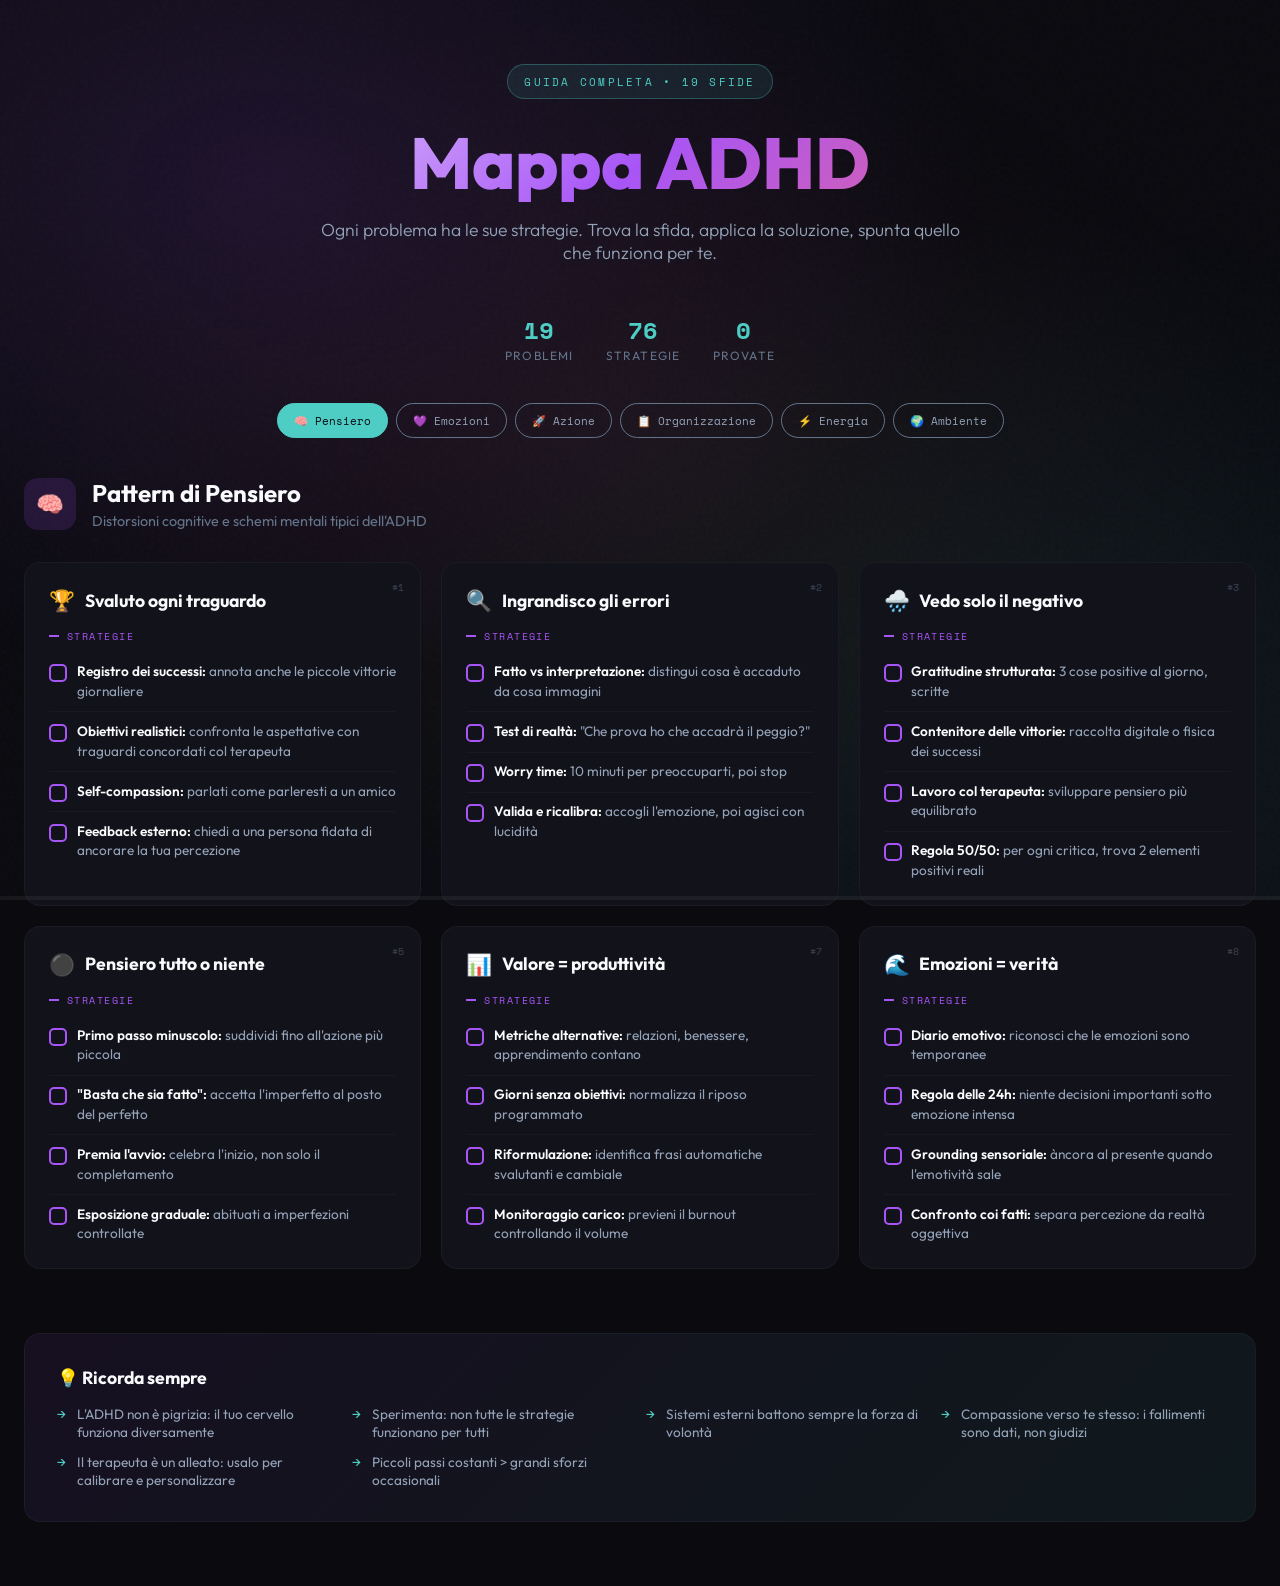
<file: adhd-guida-completa.html>
<!DOCTYPE html>
<html lang="it">
<head>
    <meta charset="UTF-8">
    <meta name="viewport" content="width=device-width, initial-scale=1.0">
    <title>Mappa ADHD Completa - Problema → Strategia</title>
    <link href="https://fonts.googleapis.com/css2?family=Outfit:wght@300;400;600;700;800&family=Space+Mono:wght@400;700&display=swap" rel="stylesheet">
    <style>
        :root {
            --bg-dark: #0a0a0f;
            --bg-card: #12121a;
            --accent-coral: #ff6b6b;
            --accent-mint: #4ecdc4;
            --accent-yellow: #ffe66d;
            --accent-purple: #a855f7;
            --accent-blue: #60a5fa;
            --accent-pink: #f472b6;
            --accent-orange: #fb923c;
            --text-primary: #f8fafc;
            --text-secondary: #94a3b8;
            --text-muted: #64748b;
        }

        * {
            margin: 0;
            padding: 0;
            box-sizing: border-box;
        }

        body {
            font-family: 'Outfit', sans-serif;
            background: var(--bg-dark);
            color: var(--text-primary);
            min-height: 100vh;
            overflow-x: hidden;
        }

        .bg-gradient {
            position: fixed;
            top: 0;
            left: 0;
            width: 100%;
            height: 100%;
            background: 
                radial-gradient(ellipse at 20% 20%, rgba(168, 85, 247, 0.12) 0%, transparent 50%),
                radial-gradient(ellipse at 80% 80%, rgba(78, 205, 196, 0.08) 0%, transparent 50%),
                radial-gradient(ellipse at 50% 50%, rgba(255, 107, 107, 0.05) 0%, transparent 70%);
            pointer-events: none;
            z-index: 0;
        }

        .noise {
            position: fixed;
            top: 0;
            left: 0;
            width: 100%;
            height: 100%;
            opacity: 0.025;
            pointer-events: none;
            background-image: url("data:image/svg+xml,%3Csvg viewBox='0 0 256 256' xmlns='http://www.w3.org/2000/svg'%3E%3Cfilter id='noise'%3E%3CfeTurbulence type='fractalNoise' baseFrequency='0.9' numOctaves='4' stitchTiles='stitch'/%3E%3C/filter%3E%3Crect width='100%25' height='100%25' filter='url(%23noise)'/%3E%3C/svg%3E");
            z-index: 1;
        }

        .container {
            position: relative;
            z-index: 2;
            max-width: 1500px;
            margin: 0 auto;
            padding: 2rem 1.5rem 4rem;
        }

        /* Header */
        header {
            text-align: center;
            margin-bottom: 3rem;
            padding-top: 2rem;
        }

        .badge {
            display: inline-block;
            font-family: 'Space Mono', monospace;
            font-size: 0.7rem;
            text-transform: uppercase;
            letter-spacing: 0.2em;
            color: var(--accent-mint);
            background: rgba(78, 205, 196, 0.1);
            border: 1px solid rgba(78, 205, 196, 0.3);
            padding: 0.5rem 1rem;
            border-radius: 2rem;
            margin-bottom: 1.5rem;
            animation: fadeSlideDown 0.6s ease-out;
        }

        h1 {
            font-size: clamp(2.2rem, 7vw, 4.5rem);
            font-weight: 800;
            line-height: 1.1;
            margin-bottom: 1rem;
            background: linear-gradient(135deg, var(--text-primary) 0%, var(--accent-purple) 50%, var(--accent-coral) 100%);
            -webkit-background-clip: text;
            -webkit-text-fill-color: transparent;
            background-clip: text;
            animation: fadeSlideDown 0.6s ease-out 0.1s both;
        }

        .subtitle {
            font-size: 1.1rem;
            color: var(--text-secondary);
            font-weight: 300;
            max-width: 650px;
            margin: 0 auto;
            animation: fadeSlideDown 0.6s ease-out 0.2s both;
        }

        /* Navigation */
        .nav-pills {
            display: flex;
            flex-wrap: wrap;
            justify-content: center;
            gap: 0.5rem;
            margin-bottom: 2.5rem;
            animation: fadeSlideDown 0.6s ease-out 0.3s both;
        }

        .nav-pill {
            font-family: 'Space Mono', monospace;
            font-size: 0.7rem;
            padding: 0.5rem 1rem;
            border-radius: 2rem;
            border: 1px solid var(--text-muted);
            background: transparent;
            color: var(--text-secondary);
            cursor: pointer;
            transition: all 0.3s ease;
            white-space: nowrap;
        }

        .nav-pill:hover {
            border-color: var(--accent-mint);
            color: var(--accent-mint);
            transform: translateY(-2px);
        }

        .nav-pill.active {
            background: var(--accent-mint);
            border-color: var(--accent-mint);
            color: var(--bg-dark);
        }

        /* Stats bar */
        .stats-bar {
            display: flex;
            justify-content: center;
            gap: 2rem;
            margin-bottom: 2.5rem;
            flex-wrap: wrap;
        }

        .stat {
            text-align: center;
        }

        .stat-number {
            font-family: 'Space Mono', monospace;
            font-size: 1.5rem;
            font-weight: 700;
            color: var(--accent-mint);
        }

        .stat-label {
            font-size: 0.75rem;
            color: var(--text-muted);
            text-transform: uppercase;
            letter-spacing: 0.1em;
        }

        /* Section styling */
        .section {
            display: none;
            animation: fadeIn 0.4s ease-out;
        }

        .section.active {
            display: block;
        }

        .section-header {
            display: flex;
            align-items: center;
            gap: 1rem;
            margin-bottom: 2rem;
        }

        .section-icon {
            width: 52px;
            height: 52px;
            border-radius: 14px;
            display: flex;
            align-items: center;
            justify-content: center;
            font-size: 1.4rem;
        }

        .section-title {
            font-size: 1.5rem;
            font-weight: 700;
        }

        .section-desc {
            font-size: 0.9rem;
            color: var(--text-muted);
            margin-top: 0.25rem;
        }

        /* Cards Grid */
        .cards-grid {
            display: grid;
            grid-template-columns: repeat(auto-fill, minmax(340px, 1fr));
            gap: 1.25rem;
        }

        @media (max-width: 480px) {
            .cards-grid {
                grid-template-columns: 1fr;
            }
        }

        /* Problem Card */
        .card {
            background: var(--bg-card);
            border-radius: 16px;
            padding: 1.5rem;
            border: 1px solid rgba(255, 255, 255, 0.04);
            transition: all 0.4s cubic-bezier(0.175, 0.885, 0.32, 1.275);
            position: relative;
            overflow: hidden;
        }

        .card::before {
            content: '';
            position: absolute;
            top: 0;
            left: 0;
            right: 0;
            height: 3px;
            background: linear-gradient(90deg, var(--card-accent), transparent);
            opacity: 0;
            transition: opacity 0.3s ease;
        }

        .card:hover {
            transform: translateY(-3px);
            border-color: rgba(255, 255, 255, 0.08);
            box-shadow: 0 16px 32px rgba(0, 0, 0, 0.25);
        }

        .card:hover::before {
            opacity: 1;
        }

        .card-number {
            position: absolute;
            top: 1rem;
            right: 1rem;
            font-family: 'Space Mono', monospace;
            font-size: 0.65rem;
            color: var(--text-muted);
            opacity: 0.5;
        }

        .problem-title {
            font-size: 1.1rem;
            font-weight: 700;
            margin-bottom: 1rem;
            color: var(--text-primary);
            display: flex;
            align-items: center;
            gap: 0.6rem;
            padding-right: 2rem;
        }

        .problem-emoji {
            font-size: 1.3rem;
        }

        .strategies-label {
            font-family: 'Space Mono', monospace;
            font-size: 0.6rem;
            text-transform: uppercase;
            letter-spacing: 0.15em;
            color: var(--card-accent);
            margin-bottom: 0.6rem;
            display: flex;
            align-items: center;
            gap: 0.5rem;
        }

        .strategies-label::before {
            content: '';
            width: 10px;
            height: 2px;
            background: var(--card-accent);
        }

        .strategy {
            display: flex;
            align-items: flex-start;
            gap: 0.6rem;
            padding: 0.6rem 0;
            border-bottom: 1px solid rgba(255, 255, 255, 0.03);
            transition: all 0.2s ease;
        }

        .strategy:last-child {
            border-bottom: none;
            padding-bottom: 0;
        }

        .strategy:hover {
            padding-left: 0.4rem;
        }

        .strategy-check {
            width: 18px;
            height: 18px;
            border-radius: 5px;
            border: 2px solid var(--card-accent);
            display: flex;
            align-items: center;
            justify-content: center;
            flex-shrink: 0;
            margin-top: 2px;
            cursor: pointer;
            transition: all 0.2s ease;
        }

        .strategy-check:hover {
            background: var(--card-accent);
        }

        .strategy-check.checked {
            background: var(--card-accent);
        }

        .strategy-check.checked::after {
            content: '✓';
            font-size: 0.65rem;
            color: var(--bg-dark);
            font-weight: bold;
        }

        .strategy-text {
            font-size: 0.85rem;
            color: var(--text-secondary);
            line-height: 1.45;
        }

        .strategy-text strong {
            color: var(--text-primary);
            font-weight: 600;
        }

        /* Color themes for sections */
        .section[data-theme="pensiero"] { --card-accent: var(--accent-purple); }
        .section[data-theme="emozioni"] { --card-accent: var(--accent-pink); }
        .section[data-theme="azione"] { --card-accent: var(--accent-coral); }
        .section[data-theme="organizzazione"] { --card-accent: var(--accent-mint); }
        .section[data-theme="energia"] { --card-accent: var(--accent-yellow); }
        .section[data-theme="ambiente"] { --card-accent: var(--accent-blue); }

        .section-icon.pensiero { background: rgba(168, 85, 247, 0.15); color: var(--accent-purple); }
        .section-icon.emozioni { background: rgba(244, 114, 182, 0.15); color: var(--accent-pink); }
        .section-icon.azione { background: rgba(255, 107, 107, 0.15); color: var(--accent-coral); }
        .section-icon.organizzazione { background: rgba(78, 205, 196, 0.15); color: var(--accent-mint); }
        .section-icon.energia { background: rgba(255, 230, 109, 0.15); color: var(--accent-yellow); }
        .section-icon.ambiente { background: rgba(96, 165, 250, 0.15); color: var(--accent-blue); }

        /* Footer */
        .footer-section {
            margin-top: 4rem;
            padding: 2rem;
            background: linear-gradient(135deg, rgba(168, 85, 247, 0.08), rgba(78, 205, 196, 0.08));
            border-radius: 16px;
            border: 1px solid rgba(255, 255, 255, 0.04);
        }

        .footer-section h3 {
            font-size: 1.1rem;
            margin-bottom: 1rem;
            display: flex;
            align-items: center;
            gap: 0.75rem;
        }

        .tips-grid {
            display: grid;
            grid-template-columns: repeat(auto-fit, minmax(280px, 1fr));
            gap: 0.75rem;
        }

        .tip {
            font-size: 0.85rem;
            color: var(--text-secondary);
            padding-left: 1.25rem;
            position: relative;
        }

        .tip::before {
            content: '→';
            position: absolute;
            left: 0;
            color: var(--accent-mint);
        }

        /* Progress indicator */
        .progress-bar {
            position: fixed;
            bottom: 0;
            left: 0;
            right: 0;
            height: 4px;
            background: rgba(255, 255, 255, 0.05);
            z-index: 100;
        }

        .progress-fill {
            height: 100%;
            background: linear-gradient(90deg, var(--accent-mint), var(--accent-purple));
            width: 0%;
            transition: width 0.3s ease;
        }

        /* Animations */
        @keyframes fadeSlideDown {
            from {
                opacity: 0;
                transform: translateY(-20px);
            }
            to {
                opacity: 1;
                transform: translateY(0);
            }
        }

        @keyframes fadeIn {
            from { opacity: 0; }
            to { opacity: 1; }
        }

        /* Print styles */
        @media print {
            .bg-gradient, .noise, .progress-bar { display: none; }
            body { background: white; color: black; }
            .card { break-inside: avoid; border: 1px solid #ddd; box-shadow: none; }
            .nav-pills { display: none; }
            .section { display: block !important; page-break-after: always; }
            .container { max-width: 100%; }
        }

        /* Scrollbar */
        ::-webkit-scrollbar {
            width: 8px;
        }

        ::-webkit-scrollbar-track {
            background: var(--bg-dark);
        }

        ::-webkit-scrollbar-thumb {
            background: var(--text-muted);
            border-radius: 4px;
        }

        ::-webkit-scrollbar-thumb:hover {
            background: var(--text-secondary);
        }
    </style>
</head>
<body>
    <div class="bg-gradient"></div>
    <div class="noise"></div>
    
    <div class="progress-bar">
        <div class="progress-fill" id="progressFill"></div>
    </div>

    <div class="container">
        <header>
            <div class="badge">Guida completa • 19 sfide</div>
            <h1>Mappa ADHD</h1>
            <p class="subtitle">Ogni problema ha le sue strategie. Trova la sfida, applica la soluzione, spunta quello che funziona per te.</p>
        </header>

        <div class="stats-bar">
            <div class="stat">
                <div class="stat-number">19</div>
                <div class="stat-label">Problemi</div>
            </div>
            <div class="stat">
                <div class="stat-number">76</div>
                <div class="stat-label">Strategie</div>
            </div>
            <div class="stat">
                <div class="stat-number" id="checkedCount">0</div>
                <div class="stat-label">Provate</div>
            </div>
        </div>

        <nav class="nav-pills">
            <button class="nav-pill active" data-section="pensiero">🧠 Pensiero</button>
            <button class="nav-pill" data-section="emozioni">💜 Emozioni</button>
            <button class="nav-pill" data-section="azione">🚀 Azione</button>
            <button class="nav-pill" data-section="organizzazione">📋 Organizzazione</button>
            <button class="nav-pill" data-section="energia">⚡ Energia</button>
            <button class="nav-pill" data-section="ambiente">🌍 Ambiente</button>
        </nav>

        <!-- PENSIERO -->
        <section class="section active" id="pensiero" data-theme="pensiero">
            <div class="section-header">
                <div class="section-icon pensiero">🧠</div>
                <div>
                    <h2 class="section-title">Pattern di Pensiero</h2>
                    <p class="section-desc">Distorsioni cognitive e schemi mentali tipici dell'ADHD</p>
                </div>
            </div>
            <div class="cards-grid">
                
                <div class="card" style="--card-accent: var(--accent-purple)">
                    <span class="card-number">#1</span>
                    <h3 class="problem-title"><span class="problem-emoji">🏆</span> Svaluto ogni traguardo</h3>
                    <div class="strategies-label">Strategie</div>
                    <div class="strategy">
                        <div class="strategy-check" onclick="toggleCheck(this)"></div>
                        <p class="strategy-text"><strong>Registro dei successi:</strong> annota anche le piccole vittorie giornaliere</p>
                    </div>
                    <div class="strategy">
                        <div class="strategy-check" onclick="toggleCheck(this)"></div>
                        <p class="strategy-text"><strong>Obiettivi realistici:</strong> confronta le aspettative con traguardi concordati col terapeuta</p>
                    </div>
                    <div class="strategy">
                        <div class="strategy-check" onclick="toggleCheck(this)"></div>
                        <p class="strategy-text"><strong>Self-compassion:</strong> parlati come parleresti a un amico</p>
                    </div>
                    <div class="strategy">
                        <div class="strategy-check" onclick="toggleCheck(this)"></div>
                        <p class="strategy-text"><strong>Feedback esterno:</strong> chiedi a una persona fidata di ancorare la tua percezione</p>
                    </div>
                </div>

                <div class="card" style="--card-accent: var(--accent-purple)">
                    <span class="card-number">#2</span>
                    <h3 class="problem-title"><span class="problem-emoji">🔍</span> Ingrandisco gli errori</h3>
                    <div class="strategies-label">Strategie</div>
                    <div class="strategy">
                        <div class="strategy-check" onclick="toggleCheck(this)"></div>
                        <p class="strategy-text"><strong>Fatto vs interpretazione:</strong> distingui cosa è accaduto da cosa immagini</p>
                    </div>
                    <div class="strategy">
                        <div class="strategy-check" onclick="toggleCheck(this)"></div>
                        <p class="strategy-text"><strong>Test di realtà:</strong> "Che prova ho che accadrà il peggio?"</p>
                    </div>
                    <div class="strategy">
                        <div class="strategy-check" onclick="toggleCheck(this)"></div>
                        <p class="strategy-text"><strong>Worry time:</strong> 10 minuti per preoccuparti, poi stop</p>
                    </div>
                    <div class="strategy">
                        <div class="strategy-check" onclick="toggleCheck(this)"></div>
                        <p class="strategy-text"><strong>Valida e ricalibra:</strong> accogli l'emozione, poi agisci con lucidità</p>
                    </div>
                </div>

                <div class="card" style="--card-accent: var(--accent-purple)">
                    <span class="card-number">#3</span>
                    <h3 class="problem-title"><span class="problem-emoji">🌧️</span> Vedo solo il negativo</h3>
                    <div class="strategies-label">Strategie</div>
                    <div class="strategy">
                        <div class="strategy-check" onclick="toggleCheck(this)"></div>
                        <p class="strategy-text"><strong>Gratitudine strutturata:</strong> 3 cose positive al giorno, scritte</p>
                    </div>
                    <div class="strategy">
                        <div class="strategy-check" onclick="toggleCheck(this)"></div>
                        <p class="strategy-text"><strong>Contenitore delle vittorie:</strong> raccolta digitale o fisica dei successi</p>
                    </div>
                    <div class="strategy">
                        <div class="strategy-check" onclick="toggleCheck(this)"></div>
                        <p class="strategy-text"><strong>Lavoro col terapeuta:</strong> sviluppare pensiero più equilibrato</p>
                    </div>
                    <div class="strategy">
                        <div class="strategy-check" onclick="toggleCheck(this)"></div>
                        <p class="strategy-text"><strong>Regola 50/50:</strong> per ogni critica, trova 2 elementi positivi reali</p>
                    </div>
                </div>

                <div class="card" style="--card-accent: var(--accent-purple)">
                    <span class="card-number">#5</span>
                    <h3 class="problem-title"><span class="problem-emoji">⚫</span> Pensiero tutto o niente</h3>
                    <div class="strategies-label">Strategie</div>
                    <div class="strategy">
                        <div class="strategy-check" onclick="toggleCheck(this)"></div>
                        <p class="strategy-text"><strong>Primo passo minuscolo:</strong> suddividi fino all'azione più piccola</p>
                    </div>
                    <div class="strategy">
                        <div class="strategy-check" onclick="toggleCheck(this)"></div>
                        <p class="strategy-text"><strong>"Basta che sia fatto":</strong> accetta l'imperfetto al posto del perfetto</p>
                    </div>
                    <div class="strategy">
                        <div class="strategy-check" onclick="toggleCheck(this)"></div>
                        <p class="strategy-text"><strong>Premia l'avvio:</strong> celebra l'inizio, non solo il completamento</p>
                    </div>
                    <div class="strategy">
                        <div class="strategy-check" onclick="toggleCheck(this)"></div>
                        <p class="strategy-text"><strong>Esposizione graduale:</strong> abituati a imperfezioni controllate</p>
                    </div>
                </div>

                <div class="card" style="--card-accent: var(--accent-purple)">
                    <span class="card-number">#7</span>
                    <h3 class="problem-title"><span class="problem-emoji">📊</span> Valore = produttività</h3>
                    <div class="strategies-label">Strategie</div>
                    <div class="strategy">
                        <div class="strategy-check" onclick="toggleCheck(this)"></div>
                        <p class="strategy-text"><strong>Metriche alternative:</strong> relazioni, benessere, apprendimento contano</p>
                    </div>
                    <div class="strategy">
                        <div class="strategy-check" onclick="toggleCheck(this)"></div>
                        <p class="strategy-text"><strong>Giorni senza obiettivi:</strong> normalizza il riposo programmato</p>
                    </div>
                    <div class="strategy">
                        <div class="strategy-check" onclick="toggleCheck(this)"></div>
                        <p class="strategy-text"><strong>Riformulazione:</strong> identifica frasi automatiche svalutanti e cambiale</p>
                    </div>
                    <div class="strategy">
                        <div class="strategy-check" onclick="toggleCheck(this)"></div>
                        <p class="strategy-text"><strong>Monitoraggio carico:</strong> previeni il burnout controllando il volume</p>
                    </div>
                </div>

                <div class="card" style="--card-accent: var(--accent-purple)">
                    <span class="card-number">#8</span>
                    <h3 class="problem-title"><span class="problem-emoji">🌊</span> Emozioni = verità</h3>
                    <div class="strategies-label">Strategie</div>
                    <div class="strategy">
                        <div class="strategy-check" onclick="toggleCheck(this)"></div>
                        <p class="strategy-text"><strong>Diario emotivo:</strong> riconosci che le emozioni sono temporanee</p>
                    </div>
                    <div class="strategy">
                        <div class="strategy-check" onclick="toggleCheck(this)"></div>
                        <p class="strategy-text"><strong>Regola delle 24h:</strong> niente decisioni importanti sotto emozione intensa</p>
                    </div>
                    <div class="strategy">
                        <div class="strategy-check" onclick="toggleCheck(this)"></div>
                        <p class="strategy-text"><strong>Grounding sensoriale:</strong> àncora al presente quando l'emotività sale</p>
                    </div>
                    <div class="strategy">
                        <div class="strategy-check" onclick="toggleCheck(this)"></div>
                        <p class="strategy-text"><strong>Confronto coi fatti:</strong> separa percezione da realtà oggettiva</p>
                    </div>
                </div>

            </div>
        </section>

        <!-- EMOZIONI -->
        <section class="section" id="emozioni" data-theme="emozioni">
            <div class="section-header">
                <div class="section-icon emozioni">💜</div>
                <div>
                    <h2 class="section-title">Regolazione Emotiva</h2>
                    <p class="section-desc">Gestire l'intensità emotiva e l'autostima</p>
                </div>
            </div>
            <div class="cards-grid">

                <div class="card" style="--card-accent: var(--accent-pink)">
                    <span class="card-number">#15</span>
                    <h3 class="problem-title"><span class="problem-emoji">💔</span> Bassa autostima</h3>
                    <div class="strategies-label">Strategie</div>
                    <div class="strategy">
                        <div class="strategy-check" onclick="toggleCheck(this)"></div>
                        <p class="strategy-text"><strong>Terapia cognitiva:</strong> lavora sugli schemi di autosvalutazione</p>
                    </div>
                    <div class="strategy">
                        <div class="strategy-check" onclick="toggleCheck(this)"></div>
                        <p class="strategy-text"><strong>Traccia i progressi:</strong> vedere miglioramenti concreti aiuta</p>
                    </div>
                    <div class="strategy">
                        <div class="strategy-check" onclick="toggleCheck(this)"></div>
                        <p class="strategy-text"><strong>Autostima basata sui valori:</strong> non sulle prestazioni</p>
                    </div>
                    <div class="strategy">
                        <div class="strategy-check" onclick="toggleCheck(this)"></div>
                        <p class="strategy-text"><strong>Accetta la vulnerabilità:</strong> non è sinonimo di fallimento</p>
                    </div>
                </div>

                <div class="card" style="--card-accent: var(--accent-pink)">
                    <span class="card-number">#17</span>
                    <h3 class="problem-title"><span class="problem-emoji">⚡</span> Ansia e impulsività</h3>
                    <div class="strategies-label">Strategie</div>
                    <div class="strategy">
                        <div class="strategy-check" onclick="toggleCheck(this)"></div>
                        <p class="strategy-text"><strong>Regolazione emotiva:</strong> respiro, grounding, mindfulness</p>
                    </div>
                    <div class="strategy">
                        <div class="strategy-check" onclick="toggleCheck(this)"></div>
                        <p class="strategy-text"><strong>Pause frequenti:</strong> strutturale per evitare sovraccarico</p>
                    </div>
                    <div class="strategy">
                        <div class="strategy-check" onclick="toggleCheck(this)"></div>
                        <p class="strategy-text"><strong>Mappa i trigger:</strong> monitora cosa scatena l'impulsività</p>
                    </div>
                    <div class="strategy">
                        <div class="strategy-check" onclick="toggleCheck(this)"></div>
                        <p class="strategy-text"><strong>Ritmi sostenibili:</strong> gestisci energia, non solo tempo</p>
                    </div>
                </div>

                <div class="card" style="--card-accent: var(--accent-pink)">
                    <span class="card-number">#9</span>
                    <h3 class="problem-title"><span class="problem-emoji">🌙</span> Pensieri che non fanno dormire</h3>
                    <div class="strategies-label">Strategie</div>
                    <div class="strategy">
                        <div class="strategy-check" onclick="toggleCheck(this)"></div>
                        <p class="strategy-text"><strong>Routine a scaletta:</strong> luci basse, niente schermi, attività calmanti</p>
                    </div>
                    <div class="strategy">
                        <div class="strategy-check" onclick="toggleCheck(this)"></div>
                        <p class="strategy-text"><strong>Quaderno scarica-pensieri:</strong> scrivi per "postporre" la mente</p>
                    </div>
                    <div class="strategy">
                        <div class="strategy-check" onclick="toggleCheck(this)"></div>
                        <p class="strategy-text"><strong>Respirazione/rilassamento:</strong> tecniche guidate per calmare</p>
                    </div>
                    <div class="strategy">
                        <div class="strategy-check" onclick="toggleCheck(this)"></div>
                        <p class="strategy-text"><strong>Decompressione:</strong> rituali almeno 1 ora prima di dormire</p>
                    </div>
                </div>

            </div>
        </section>

        <!-- AZIONE -->
        <section class="section" id="azione" data-theme="azione">
            <div class="section-header">
                <div class="section-icon azione">🚀</div>
                <div>
                    <h2 class="section-title">Avvio e Azione</h2>
                    <p class="section-desc">Superare i blocchi nell'iniziare e nel completare</p>
                </div>
            </div>
            <div class="cards-grid">

                <div class="card" style="--card-accent: var(--accent-coral)">
                    <span class="card-number">#10</span>
                    <h3 class="problem-title"><span class="problem-emoji">🚧</span> Difficoltà a iniziare</h3>
                    <div class="strategies-label">Strategie</div>
                    <div class="strategy">
                        <div class="strategy-check" onclick="toggleCheck(this)"></div>
                        <p class="strategy-text"><strong>Prepara in anticipo:</strong> riduci le barriere iniziali</p>
                    </div>
                    <div class="strategy">
                        <div class="strategy-check" onclick="toggleCheck(this)"></div>
                        <p class="strategy-text"><strong>Body doubling:</strong> avvia il compito insieme a qualcuno</p>
                    </div>
                    <div class="strategy">
                        <div class="strategy-check" onclick="toggleCheck(this)"></div>
                        <p class="strategy-text"><strong>Micro-obiettivi visibili:</strong> check-box che puoi barrare</p>
                    </div>
                    <div class="strategy">
                        <div class="strategy-check" onclick="toggleCheck(this)"></div>
                        <p class="strategy-text"><strong>Elimina il superfluo:</strong> togli i passaggi che rallentano</p>
                    </div>
                </div>

                <div class="card" style="--card-accent: var(--accent-coral)">
                    <span class="card-number">#6</span>
                    <h3 class="problem-title"><span class="problem-emoji">🔮</span> Rimando al futuro ideale</h3>
                    <div class="strategies-label">Strategie</div>
                    <div class="strategy">
                        <div class="strategy-check" onclick="toggleCheck(this)"></div>
                        <p class="strategy-text"><strong>Adesso per 2 minuti:</strong> inizia per un tempo minimo</p>
                    </div>
                    <div class="strategy">
                        <div class="strategy-check" onclick="toggleCheck(this)"></div>
                        <p class="strategy-text"><strong>Micro-task immediate:</strong> non piani ideali, azioni concrete</p>
                    </div>
                    <div class="strategy">
                        <div class="strategy-check" onclick="toggleCheck(this)"></div>
                        <p class="strategy-text"><strong>Sostituisci la frase:</strong> "oggi X minuti" invece di "quando avrò tempo"</p>
                    </div>
                    <div class="strategy">
                        <div class="strategy-check" onclick="toggleCheck(this)"></div>
                        <p class="strategy-text"><strong>Analisi con terapeuta:</strong> esplora gli schemi di evitamento</p>
                    </div>
                </div>

                <div class="card" style="--card-accent: var(--accent-coral)">
                    <span class="card-number">#12</span>
                    <h3 class="problem-title"><span class="problem-emoji">🧱</span> Evito il compito che blocca</h3>
                    <div class="strategies-label">Strategie</div>
                    <div class="strategy">
                        <div class="strategy-check" onclick="toggleCheck(this)"></div>
                        <p class="strategy-text"><strong>Identifica la paura:</strong> tempo? competenza? rischio errore?</p>
                    </div>
                    <div class="strategy">
                        <div class="strategy-check" onclick="toggleCheck(this)"></div>
                        <p class="strategy-text"><strong>Azione da 30 secondi:</strong> trasforma il compito nel primo micro-passo</p>
                    </div>
                    <div class="strategy">
                        <div class="strategy-check" onclick="toggleCheck(this)"></div>
                        <p class="strategy-text"><strong>Supporto sociale:</strong> messaggio, check-in, coworking</p>
                    </div>
                    <div class="strategy">
                        <div class="strategy-check" onclick="toggleCheck(this)"></div>
                        <p class="strategy-text"><strong>Premia il solo avvio:</strong> iniziare è già un successo</p>
                    </div>
                </div>

                <div class="card" style="--card-accent: var(--accent-coral)">
                    <span class="card-number">#11</span>
                    <h3 class="problem-title"><span class="problem-emoji">🔥</span> Hyperfocus sbagliato</h3>
                    <div class="strategies-label">Strategie</div>
                    <div class="strategy">
                        <div class="strategy-check" onclick="toggleCheck(this)"></div>
                        <p class="strategy-text"><strong>3 priorità non negoziabili:</strong> definiscile ogni mattina</p>
                    </div>
                    <div class="strategy">
                        <div class="strategy-check" onclick="toggleCheck(this)"></div>
                        <p class="strategy-text"><strong>Timer con allarmi:</strong> esci dai loop di hyperfocus</p>
                    </div>
                    <div class="strategy">
                        <div class="strategy-check" onclick="toggleCheck(this)"></div>
                        <p class="strategy-text"><strong>Ambiente povero di distrazioni:</strong> riduci le tentazioni</p>
                    </div>
                    <div class="strategy">
                        <div class="strategy-check" onclick="toggleCheck(this)"></div>
                        <p class="strategy-text"><strong>Check a metà giornata:</strong> rivedi la pianificazione</p>
                    </div>
                </div>

                <div class="card" style="--card-accent: var(--accent-coral)">
                    <span class="card-number">#14</span>
                    <h3 class="problem-title"><span class="problem-emoji">🤯</span> Ogni decisione è un peso</h3>
                    <div class="strategies-label">Strategie</div>
                    <div class="strategy">
                        <div class="strategy-check" onclick="toggleCheck(this)"></div>
                        <p class="strategy-text"><strong>Automatizza:</strong> meal prep, outfit predefiniti, routine fisse</p>
                    </div>
                    <div class="strategy">
                        <div class="strategy-check" onclick="toggleCheck(this)"></div>
                        <p class="strategy-text"><strong>Menu limitato:</strong> max 3 opzioni per evitare overload</p>
                    </div>
                    <div class="strategy">
                        <div class="strategy-check" onclick="toggleCheck(this)"></div>
                        <p class="strategy-text"><strong>Regola dei 60 secondi:</strong> decidi subito per le cose minori</p>
                    </div>
                    <div class="strategy">
                        <div class="strategy-check" onclick="toggleCheck(this)"></div>
                        <p class="strategy-text"><strong>Schemi pronti:</strong> template decisionali per situazioni ricorrenti</p>
                    </div>
                </div>

            </div>
        </section>

        <!-- ORGANIZZAZIONE -->
        <section class="section" id="organizzazione" data-theme="organizzazione">
            <div class="section-header">
                <div class="section-icon organizzazione">📋</div>
                <div>
                    <h2 class="section-title">Organizzazione</h2>
                    <p class="section-desc">Gestire scadenze, priorità e lavoro quotidiano</p>
                </div>
            </div>
            <div class="cards-grid">

                <div class="card" style="--card-accent: var(--accent-mint)">
                    <span class="card-number">#16</span>
                    <h3 class="problem-title"><span class="problem-emoji">💼</span> Problemi di lavoro</h3>
                    <div class="strategies-label">Strategie</div>
                    <div class="strategy">
                        <div class="strategy-check" onclick="toggleCheck(this)"></div>
                        <p class="strategy-text"><strong>Pianificazione visiva:</strong> calendario a parete, lavagna, app dedicate</p>
                    </div>
                    <div class="strategy">
                        <div class="strategy-check" onclick="toggleCheck(this)"></div>
                        <p class="strategy-text"><strong>Review settimanale:</strong> rivedi le priorità ogni settimana</p>
                    </div>
                    <div class="strategy">
                        <div class="strategy-check" onclick="toggleCheck(this)"></div>
                        <p class="strategy-text"><strong>Routine fisse:</strong> crea abitudini per compiti ripetitivi</p>
                    </div>
                    <div class="strategy">
                        <div class="strategy-check" onclick="toggleCheck(this)"></div>
                        <p class="strategy-text"><strong>Una cosa alla volta:</strong> riduci il multitasking al minimo</p>
                    </div>
                </div>

                <div class="card" style="--card-accent: var(--accent-mint)">
                    <span class="card-number">#18</span>
                    <h3 class="problem-title"><span class="problem-emoji">📅</span> Gestire le scadenze</h3>
                    <div class="strategies-label">Strategie</div>
                    <div class="strategy">
                        <div class="strategy-check" onclick="toggleCheck(this)"></div>
                        <p class="strategy-text"><strong>Scadenze visibili:</strong> board, app con notifiche multiple, reminder vocali</p>
                    </div>
                    <div class="strategy">
                        <div class="strategy-check" onclick="toggleCheck(this)"></div>
                        <p class="strategy-text"><strong>Tappe intermedie:</strong> scomponi ogni scadenza in milestone</p>
                    </div>
                    <div class="strategy">
                        <div class="strategy-check" onclick="toggleCheck(this)"></div>
                        <p class="strategy-text"><strong>Review giornaliera:</strong> rivedi le priorità ogni giorno</p>
                    </div>
                    <div class="strategy">
                        <div class="strategy-check" onclick="toggleCheck(this)"></div>
                        <p class="strategy-text"><strong>Timeline visiva:</strong> strumenti che mostrano la linea temporale</p>
                    </div>
                </div>

                <div class="card" style="--card-accent: var(--accent-mint)">
                    <span class="card-number">#19</span>
                    <h3 class="problem-title"><span class="problem-emoji">👁️</span> Fuori vista = fuori mente</h3>
                    <div class="strategies-label">Strategie</div>
                    <div class="strategy">
                        <div class="strategy-check" onclick="toggleCheck(this)"></div>
                        <p class="strategy-text"><strong>Sistemi visivi:</strong> post-it, kanban, oggetti in vista permanente</p>
                    </div>
                    <div class="strategy">
                        <div class="strategy-check" onclick="toggleCheck(this)"></div>
                        <p class="strategy-text"><strong>Contenitori dedicati:</strong> posti fissi per oggetti critici</p>
                    </div>
                    <div class="strategy">
                        <div class="strategy-check" onclick="toggleCheck(this)"></div>
                        <p class="strategy-text"><strong>Notifiche ripetute:</strong> promemoria multipli programmati</p>
                    </div>
                    <div class="strategy">
                        <div class="strategy-check" onclick="toggleCheck(this)"></div>
                        <p class="strategy-text"><strong>Niente cassetti chiusi:</strong> evita di riporre cose importanti dove non le vedi</p>
                    </div>
                </div>

            </div>
        </section>

        <!-- ENERGIA -->
        <section class="section" id="energia" data-theme="energia">
            <div class="section-header">
                <div class="section-icon energia">⚡</div>
                <div>
                    <h2 class="section-title">Energia e Fatica</h2>
                    <p class="section-desc">Gestire il carico mentale e lo sovraccarico</p>
                </div>
            </div>
            <div class="cards-grid">

                <div class="card" style="--card-accent: var(--accent-yellow)">
                    <span class="card-number">#4</span>
                    <h3 class="problem-title"><span class="problem-emoji">🧠</span> Sottovaluto la fatica mentale</h3>
                    <div class="strategies-label">Strategie</div>
                    <div class="strategy">
                        <div class="strategy-check" onclick="toggleCheck(this)"></div>
                        <p class="strategy-text"><strong>Pause obbligatorie:</strong> pianificale tra una task e l'altra</p>
                    </div>
                    <div class="strategy">
                        <div class="strategy-check" onclick="toggleCheck(this)"></div>
                        <p class="strategy-text"><strong>Timer a blocchi:</strong> Pomodoro o varianti più flessibili</p>
                    </div>
                    <div class="strategy">
                        <div class="strategy-check" onclick="toggleCheck(this)"></div>
                        <p class="strategy-text"><strong>Normalizza col terapeuta:</strong> l'ADHD richiede più energia</p>
                    </div>
                    <div class="strategy">
                        <div class="strategy-check" onclick="toggleCheck(this)"></div>
                        <p class="strategy-text"><strong>Delega o semplifica:</strong> riduci le attività non prioritarie</p>
                    </div>
                </div>

                <div class="card" style="--card-accent: var(--accent-yellow)">
                    <span class="card-number">#13</span>
                    <h3 class="problem-title"><span class="problem-emoji">📡</span> Troppi stimoli = tilt</h3>
                    <div class="strategies-label">Strategie</div>
                    <div class="strategy">
                        <div class="strategy-check" onclick="toggleCheck(this)"></div>
                        <p class="strategy-text"><strong>Riduci input:</strong> cuffie, notifiche off, meno stimoli visivi</p>
                    </div>
                    <div class="strategy">
                        <div class="strategy-check" onclick="toggleCheck(this)"></div>
                        <p class="strategy-text"><strong>Blocchi protetti:</strong> periodi senza interruzioni</p>
                    </div>
                    <div class="strategy">
                        <div class="strategy-check" onclick="toggleCheck(this)"></div>
                        <p class="strategy-text"><strong>Decompressione sensoriale:</strong> pause in ambienti calmi</p>
                    </div>
                    <div class="strategy">
                        <div class="strategy-check" onclick="toggleCheck(this)"></div>
                        <p class="strategy-text"><strong>Identifica i trigger:</strong> quali stimoli ti attivano di più?</p>
                    </div>
                </div>

            </div>
        </section>

        <!-- AMBIENTE -->
        <section class="section" id="ambiente" data-theme="ambiente">
            <div class="section-header">
                <div class="section-icon ambiente">🌍</div>
                <div>
                    <h2 class="section-title">Ambiente e Sistemi</h2>
                    <p class="section-desc">Strutturare l'esterno per supportare l'interno</p>
                </div>
            </div>
            <div class="cards-grid">

                <div class="card" style="--card-accent: var(--accent-blue)">
                    <span class="card-number">💡</span>
                    <h3 class="problem-title"><span class="problem-emoji">🏠</span> Creare un ambiente ADHD-friendly</h3>
                    <div class="strategies-label">Principi guida</div>
                    <div class="strategy">
                        <div class="strategy-check" onclick="toggleCheck(this)"></div>
                        <p class="strategy-text"><strong>Visibilità:</strong> ciò che non vedi non esiste per il tuo cervello</p>
                    </div>
                    <div class="strategy">
                        <div class="strategy-check" onclick="toggleCheck(this)"></div>
                        <p class="strategy-text"><strong>Riduzione attrito:</strong> meno passaggi = più probabilità di fare</p>
                    </div>
                    <div class="strategy">
                        <div class="strategy-check" onclick="toggleCheck(this)"></div>
                        <p class="strategy-text"><strong>Esternalizzazione:</strong> affida alla tecnologia ciò che la memoria dimentica</p>
                    </div>
                    <div class="strategy">
                        <div class="strategy-check" onclick="toggleCheck(this)"></div>
                        <p class="strategy-text"><strong>Sistemi > volontà:</strong> costruisci strutture che funzionano senza sforzo</p>
                    </div>
                </div>

                <div class="card" style="--card-accent: var(--accent-blue)">
                    <span class="card-number">🛠️</span>
                    <h3 class="problem-title"><span class="problem-emoji">📱</span> Strumenti consigliati</h3>
                    <div class="strategies-label">Tool box</div>
                    <div class="strategy">
                        <div class="strategy-check" onclick="toggleCheck(this)"></div>
                        <p class="strategy-text"><strong>Timer:</strong> Pomodoro app, timer fisico, allarmi multipli</p>
                    </div>
                    <div class="strategy">
                        <div class="strategy-check" onclick="toggleCheck(this)"></div>
                        <p class="strategy-text"><strong>Organizzazione:</strong> Notion, Todoist, Google Calendar, Trello</p>
                    </div>
                    <div class="strategy">
                        <div class="strategy-check" onclick="toggleCheck(this)"></div>
                        <p class="strategy-text"><strong>Focus:</strong> Forest, Freedom, blocca-siti, cuffie antirumore</p>
                    </div>
                    <div class="strategy">
                        <div class="strategy-check" onclick="toggleCheck(this)"></div>
                        <p class="strategy-text"><strong>Fisico:</strong> lavagna, post-it, contenitori trasparenti, tracker bluetooth</p>
                    </div>
                </div>

            </div>
        </section>

        <!-- Footer -->
        <div class="footer-section">
            <h3>💡 Ricorda sempre</h3>
            <div class="tips-grid">
                <p class="tip">L'ADHD non è pigrizia: il tuo cervello funziona diversamente</p>
                <p class="tip">Sperimenta: non tutte le strategie funzionano per tutti</p>
                <p class="tip">Sistemi esterni battono sempre la forza di volontà</p>
                <p class="tip">Compassione verso te stesso: i fallimenti sono dati, non giudizi</p>
                <p class="tip">Il terapeuta è un alleato: usalo per calibrare e personalizzare</p>
                <p class="tip">Piccoli passi costanti > grandi sforzi occasionali</p>
            </div>
        </div>
    </div>

    <script>
        // Navigation
        document.querySelectorAll('.nav-pill').forEach(pill => {
            pill.addEventListener('click', () => {
                document.querySelectorAll('.nav-pill').forEach(p => p.classList.remove('active'));
                pill.classList.add('active');
                
                const sectionId = pill.dataset.section;
                document.querySelectorAll('.section').forEach(s => s.classList.remove('active'));
                document.getElementById(sectionId).classList.add('active');
            });
        });

        // Toggle check and persist
        function toggleCheck(el) {
            el.classList.toggle('checked');
            saveChecks();
            updateProgress();
        }

        // Save to localStorage
        function saveChecks() {
            const checks = [];
            document.querySelectorAll('.strategy-check').forEach((check, index) => {
                if (check.classList.contains('checked')) {
                    checks.push(index);
                }
            });
            localStorage.setItem('adhd-checks', JSON.stringify(checks));
        }

        // Load from localStorage
        function loadChecks() {
            const saved = localStorage.getItem('adhd-checks');
            if (saved) {
                const checks = JSON.parse(saved);
                document.querySelectorAll('.strategy-check').forEach((check, index) => {
                    if (checks.includes(index)) {
                        check.classList.add('checked');
                    }
                });
            }
            updateProgress();
        }

        // Update progress
        function updateProgress() {
            const total = document.querySelectorAll('.strategy-check').length;
            const checked = document.querySelectorAll('.strategy-check.checked').length;
            const percent = (checked / total) * 100;
            
            document.getElementById('progressFill').style.width = percent + '%';
            document.getElementById('checkedCount').textContent = checked;
        }

        // Initialize
        loadChecks();
    </script>
</body>
</html>
</file>
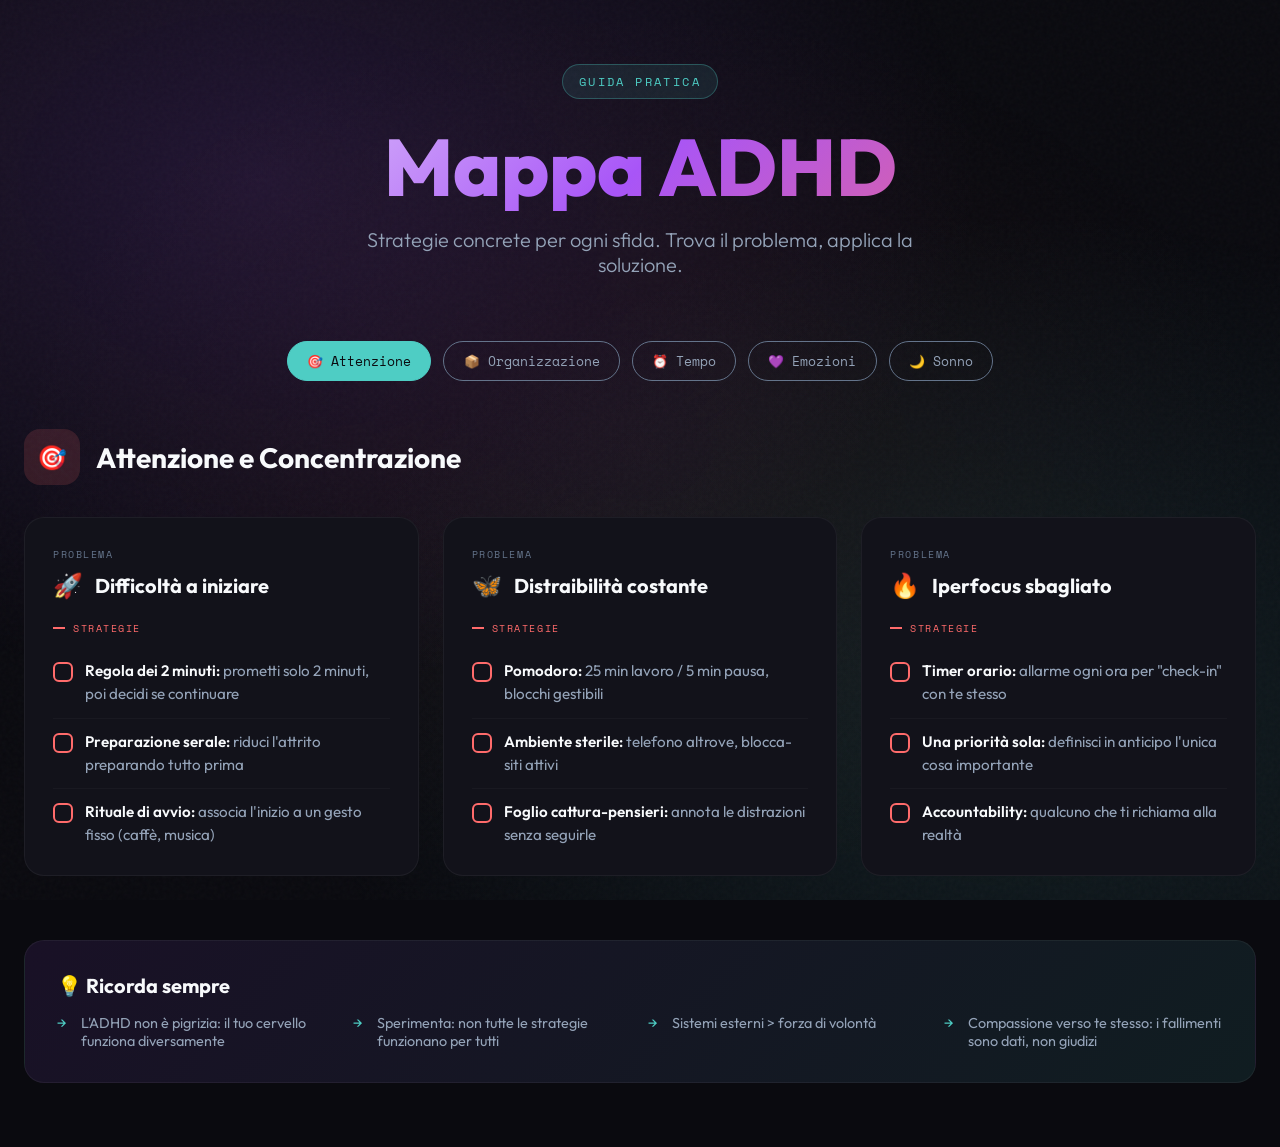
<file: adhd-guide.html>
<!DOCTYPE html>
<html lang="it">
<head>
    <meta charset="UTF-8">
    <meta name="viewport" content="width=device-width, initial-scale=1.0">
    <title>Mappa ADHD - Problema → Strategia</title>
    <link href="https://fonts.googleapis.com/css2?family=Outfit:wght@300;400;600;700;800&family=Space+Mono:wght@400;700&display=swap" rel="stylesheet">
    <style>
        :root {
            --bg-dark: #0a0a0f;
            --bg-card: #12121a;
            --accent-coral: #ff6b6b;
            --accent-mint: #4ecdc4;
            --accent-yellow: #ffe66d;
            --accent-purple: #a855f7;
            --accent-blue: #60a5fa;
            --text-primary: #f8fafc;
            --text-secondary: #94a3b8;
            --text-muted: #64748b;
        }

        * {
            margin: 0;
            padding: 0;
            box-sizing: border-box;
        }

        body {
            font-family: 'Outfit', sans-serif;
            background: var(--bg-dark);
            color: var(--text-primary);
            min-height: 100vh;
            overflow-x: hidden;
        }

        /* Animated background */
        .bg-gradient {
            position: fixed;
            top: 0;
            left: 0;
            width: 100%;
            height: 100%;
            background: 
                radial-gradient(ellipse at 20% 20%, rgba(168, 85, 247, 0.15) 0%, transparent 50%),
                radial-gradient(ellipse at 80% 80%, rgba(78, 205, 196, 0.1) 0%, transparent 50%),
                radial-gradient(ellipse at 50% 50%, rgba(255, 107, 107, 0.05) 0%, transparent 70%);
            pointer-events: none;
            z-index: 0;
        }

        .noise {
            position: fixed;
            top: 0;
            left: 0;
            width: 100%;
            height: 100%;
            opacity: 0.03;
            pointer-events: none;
            background-image: url("data:image/svg+xml,%3Csvg viewBox='0 0 256 256' xmlns='http://www.w3.org/2000/svg'%3E%3Cfilter id='noise'%3E%3CfeTurbulence type='fractalNoise' baseFrequency='0.9' numOctaves='4' stitchTiles='stitch'/%3E%3C/filter%3E%3Crect width='100%25' height='100%25' filter='url(%23noise)'/%3E%3C/svg%3E");
            z-index: 1;
        }

        .container {
            position: relative;
            z-index: 2;
            max-width: 1400px;
            margin: 0 auto;
            padding: 2rem 1.5rem 4rem;
        }

        /* Header */
        header {
            text-align: center;
            margin-bottom: 4rem;
            padding-top: 2rem;
        }

        .badge {
            display: inline-block;
            font-family: 'Space Mono', monospace;
            font-size: 0.75rem;
            text-transform: uppercase;
            letter-spacing: 0.2em;
            color: var(--accent-mint);
            background: rgba(78, 205, 196, 0.1);
            border: 1px solid rgba(78, 205, 196, 0.3);
            padding: 0.5rem 1rem;
            border-radius: 2rem;
            margin-bottom: 1.5rem;
            animation: fadeSlideDown 0.6s ease-out;
        }

        h1 {
            font-size: clamp(2.5rem, 8vw, 5rem);
            font-weight: 800;
            line-height: 1.1;
            margin-bottom: 1rem;
            background: linear-gradient(135deg, var(--text-primary) 0%, var(--accent-purple) 50%, var(--accent-coral) 100%);
            -webkit-background-clip: text;
            -webkit-text-fill-color: transparent;
            background-clip: text;
            animation: fadeSlideDown 0.6s ease-out 0.1s both;
        }

        .subtitle {
            font-size: 1.25rem;
            color: var(--text-secondary);
            font-weight: 300;
            max-width: 600px;
            margin: 0 auto;
            animation: fadeSlideDown 0.6s ease-out 0.2s both;
        }

        /* Navigation */
        .nav-pills {
            display: flex;
            flex-wrap: wrap;
            justify-content: center;
            gap: 0.75rem;
            margin-bottom: 3rem;
            animation: fadeSlideDown 0.6s ease-out 0.3s both;
        }

        .nav-pill {
            font-family: 'Space Mono', monospace;
            font-size: 0.8rem;
            padding: 0.6rem 1.2rem;
            border-radius: 2rem;
            border: 1px solid var(--text-muted);
            background: transparent;
            color: var(--text-secondary);
            cursor: pointer;
            transition: all 0.3s ease;
        }

        .nav-pill:hover {
            border-color: var(--accent-mint);
            color: var(--accent-mint);
            transform: translateY(-2px);
        }

        .nav-pill.active {
            background: var(--accent-mint);
            border-color: var(--accent-mint);
            color: var(--bg-dark);
        }

        /* Section styling */
        .section {
            display: none;
            animation: fadeIn 0.4s ease-out;
        }

        .section.active {
            display: block;
        }

        .section-header {
            display: flex;
            align-items: center;
            gap: 1rem;
            margin-bottom: 2rem;
        }

        .section-icon {
            width: 56px;
            height: 56px;
            border-radius: 16px;
            display: flex;
            align-items: center;
            justify-content: center;
            font-size: 1.5rem;
        }

        .section-title {
            font-size: 1.75rem;
            font-weight: 700;
        }

        /* Cards Grid */
        .cards-grid {
            display: grid;
            grid-template-columns: repeat(auto-fill, minmax(380px, 1fr));
            gap: 1.5rem;
        }

        @media (max-width: 480px) {
            .cards-grid {
                grid-template-columns: 1fr;
            }
        }

        /* Problem Card */
        .card {
            background: var(--bg-card);
            border-radius: 20px;
            padding: 1.75rem;
            border: 1px solid rgba(255, 255, 255, 0.05);
            transition: all 0.4s cubic-bezier(0.175, 0.885, 0.32, 1.275);
            position: relative;
            overflow: hidden;
        }

        .card::before {
            content: '';
            position: absolute;
            top: 0;
            left: 0;
            right: 0;
            height: 3px;
            background: linear-gradient(90deg, var(--card-accent), transparent);
            opacity: 0;
            transition: opacity 0.3s ease;
        }

        .card:hover {
            transform: translateY(-4px);
            border-color: rgba(255, 255, 255, 0.1);
            box-shadow: 0 20px 40px rgba(0, 0, 0, 0.3);
        }

        .card:hover::before {
            opacity: 1;
        }

        .problem-label {
            font-family: 'Space Mono', monospace;
            font-size: 0.65rem;
            text-transform: uppercase;
            letter-spacing: 0.15em;
            color: var(--text-muted);
            margin-bottom: 0.5rem;
        }

        .problem-title {
            font-size: 1.25rem;
            font-weight: 700;
            margin-bottom: 1.25rem;
            color: var(--text-primary);
            display: flex;
            align-items: center;
            gap: 0.75rem;
        }

        .problem-emoji {
            font-size: 1.5rem;
        }

        .strategies-label {
            font-family: 'Space Mono', monospace;
            font-size: 0.65rem;
            text-transform: uppercase;
            letter-spacing: 0.15em;
            color: var(--card-accent);
            margin-bottom: 0.75rem;
            display: flex;
            align-items: center;
            gap: 0.5rem;
        }

        .strategies-label::before {
            content: '';
            width: 12px;
            height: 2px;
            background: var(--card-accent);
        }

        .strategy {
            display: flex;
            align-items: flex-start;
            gap: 0.75rem;
            padding: 0.75rem 0;
            border-bottom: 1px solid rgba(255, 255, 255, 0.03);
            transition: all 0.2s ease;
        }

        .strategy:last-child {
            border-bottom: none;
            padding-bottom: 0;
        }

        .strategy:hover {
            padding-left: 0.5rem;
        }

        .strategy-check {
            width: 20px;
            height: 20px;
            border-radius: 6px;
            border: 2px solid var(--card-accent);
            display: flex;
            align-items: center;
            justify-content: center;
            flex-shrink: 0;
            margin-top: 2px;
            cursor: pointer;
            transition: all 0.2s ease;
        }

        .strategy-check:hover {
            background: var(--card-accent);
        }

        .strategy-check.checked {
            background: var(--card-accent);
        }

        .strategy-check.checked::after {
            content: '✓';
            font-size: 0.75rem;
            color: var(--bg-dark);
            font-weight: bold;
        }

        .strategy-text {
            font-size: 0.95rem;
            color: var(--text-secondary);
            line-height: 1.5;
        }

        .strategy-text strong {
            color: var(--text-primary);
            font-weight: 600;
        }

        /* Color themes for sections */
        .section[data-theme="focus"] {
            --card-accent: var(--accent-coral);
        }

        .section[data-theme="organize"] {
            --card-accent: var(--accent-mint);
        }

        .section[data-theme="time"] {
            --card-accent: var(--accent-yellow);
        }

        .section[data-theme="emotion"] {
            --card-accent: var(--accent-purple);
        }

        .section[data-theme="sleep"] {
            --card-accent: var(--accent-blue);
        }

        .section-icon.focus { background: rgba(255, 107, 107, 0.15); color: var(--accent-coral); }
        .section-icon.organize { background: rgba(78, 205, 196, 0.15); color: var(--accent-mint); }
        .section-icon.time { background: rgba(255, 230, 109, 0.15); color: var(--accent-yellow); }
        .section-icon.emotion { background: rgba(168, 85, 247, 0.15); color: var(--accent-purple); }
        .section-icon.sleep { background: rgba(96, 165, 250, 0.15); color: var(--accent-blue); }

        /* Quick tips footer */
        .quick-tips {
            margin-top: 4rem;
            padding: 2rem;
            background: linear-gradient(135deg, rgba(168, 85, 247, 0.1), rgba(78, 205, 196, 0.1));
            border-radius: 20px;
            border: 1px solid rgba(255, 255, 255, 0.05);
        }

        .quick-tips h3 {
            font-size: 1.25rem;
            margin-bottom: 1rem;
            display: flex;
            align-items: center;
            gap: 0.75rem;
        }

        .tips-grid {
            display: grid;
            grid-template-columns: repeat(auto-fit, minmax(250px, 1fr));
            gap: 1rem;
        }

        .tip {
            font-size: 0.9rem;
            color: var(--text-secondary);
            padding-left: 1.5rem;
            position: relative;
        }

        .tip::before {
            content: '→';
            position: absolute;
            left: 0;
            color: var(--accent-mint);
        }

        /* Animations */
        @keyframes fadeSlideDown {
            from {
                opacity: 0;
                transform: translateY(-20px);
            }
            to {
                opacity: 1;
                transform: translateY(0);
            }
        }

        @keyframes fadeIn {
            from { opacity: 0; }
            to { opacity: 1; }
        }

        /* Print styles */
        @media print {
            .bg-gradient, .noise { display: none; }
            body { background: white; color: black; }
            .card { break-inside: avoid; border: 1px solid #ddd; }
            .nav-pills { display: none; }
            .section { display: block !important; page-break-after: always; }
        }
    </style>
</head>
<body>
    <div class="bg-gradient"></div>
    <div class="noise"></div>
    
    <div class="container">
        <header>
            <div class="badge">Guida pratica</div>
            <h1>Mappa ADHD</h1>
            <p class="subtitle">Strategie concrete per ogni sfida. Trova il problema, applica la soluzione.</p>
        </header>

        <nav class="nav-pills">
            <button class="nav-pill active" data-section="focus">🎯 Attenzione</button>
            <button class="nav-pill" data-section="organize">📦 Organizzazione</button>
            <button class="nav-pill" data-section="time">⏰ Tempo</button>
            <button class="nav-pill" data-section="emotion">💜 Emozioni</button>
            <button class="nav-pill" data-section="sleep">🌙 Sonno</button>
        </nav>

        <!-- ATTENZIONE -->
        <section class="section active" id="focus" data-theme="focus">
            <div class="section-header">
                <div class="section-icon focus">🎯</div>
                <h2 class="section-title">Attenzione e Concentrazione</h2>
            </div>
            <div class="cards-grid">
                <div class="card" style="--card-accent: var(--accent-coral)">
                    <div class="problem-label">Problema</div>
                    <h3 class="problem-title"><span class="problem-emoji">🚀</span> Difficoltà a iniziare</h3>
                    <div class="strategies-label">Strategie</div>
                    <div class="strategy">
                        <div class="strategy-check" onclick="this.classList.toggle('checked')"></div>
                        <p class="strategy-text"><strong>Regola dei 2 minuti:</strong> prometti solo 2 minuti, poi decidi se continuare</p>
                    </div>
                    <div class="strategy">
                        <div class="strategy-check" onclick="this.classList.toggle('checked')"></div>
                        <p class="strategy-text"><strong>Preparazione serale:</strong> riduci l'attrito preparando tutto prima</p>
                    </div>
                    <div class="strategy">
                        <div class="strategy-check" onclick="this.classList.toggle('checked')"></div>
                        <p class="strategy-text"><strong>Rituale di avvio:</strong> associa l'inizio a un gesto fisso (caffè, musica)</p>
                    </div>
                </div>

                <div class="card" style="--card-accent: var(--accent-coral)">
                    <div class="problem-label">Problema</div>
                    <h3 class="problem-title"><span class="problem-emoji">🦋</span> Distraibilità costante</h3>
                    <div class="strategies-label">Strategie</div>
                    <div class="strategy">
                        <div class="strategy-check" onclick="this.classList.toggle('checked')"></div>
                        <p class="strategy-text"><strong>Pomodoro:</strong> 25 min lavoro / 5 min pausa, blocchi gestibili</p>
                    </div>
                    <div class="strategy">
                        <div class="strategy-check" onclick="this.classList.toggle('checked')"></div>
                        <p class="strategy-text"><strong>Ambiente sterile:</strong> telefono altrove, blocca-siti attivi</p>
                    </div>
                    <div class="strategy">
                        <div class="strategy-check" onclick="this.classList.toggle('checked')"></div>
                        <p class="strategy-text"><strong>Foglio cattura-pensieri:</strong> annota le distrazioni senza seguirle</p>
                    </div>
                </div>

                <div class="card" style="--card-accent: var(--accent-coral)">
                    <div class="problem-label">Problema</div>
                    <h3 class="problem-title"><span class="problem-emoji">🔥</span> Iperfocus sbagliato</h3>
                    <div class="strategies-label">Strategie</div>
                    <div class="strategy">
                        <div class="strategy-check" onclick="this.classList.toggle('checked')"></div>
                        <p class="strategy-text"><strong>Timer orario:</strong> allarme ogni ora per "check-in" con te stesso</p>
                    </div>
                    <div class="strategy">
                        <div class="strategy-check" onclick="this.classList.toggle('checked')"></div>
                        <p class="strategy-text"><strong>Una priorità sola:</strong> definisci in anticipo l'unica cosa importante</p>
                    </div>
                    <div class="strategy">
                        <div class="strategy-check" onclick="this.classList.toggle('checked')"></div>
                        <p class="strategy-text"><strong>Accountability:</strong> qualcuno che ti richiama alla realtà</p>
                    </div>
                </div>
            </div>
        </section>

        <!-- ORGANIZZAZIONE -->
        <section class="section" id="organize" data-theme="organize">
            <div class="section-header">
                <div class="section-icon organize">📦</div>
                <h2 class="section-title">Organizzazione e Memoria</h2>
            </div>
            <div class="cards-grid">
                <div class="card" style="--card-accent: var(--accent-mint)">
                    <div class="problem-label">Problema</div>
                    <h3 class="problem-title"><span class="problem-emoji">📅</span> Dimenticare appuntamenti</h3>
                    <div class="strategies-label">Strategie</div>
                    <div class="strategy">
                        <div class="strategy-check" onclick="this.classList.toggle('checked')"></div>
                        <p class="strategy-text"><strong>Un solo calendario:</strong> digitale, sempre visibile, con notifiche multiple</p>
                    </div>
                    <div class="strategy">
                        <div class="strategy-check" onclick="this.classList.toggle('checked')"></div>
                        <p class="strategy-text"><strong>Notifiche triple:</strong> 1 giorno, 1 ora, 15 minuti prima</p>
                    </div>
                    <div class="strategy">
                        <div class="strategy-check" onclick="this.classList.toggle('checked')"></div>
                        <p class="strategy-text"><strong>Review serale:</strong> ogni sera controlla il giorno dopo</p>
                    </div>
                </div>

                <div class="card" style="--card-accent: var(--accent-mint)">
                    <div class="problem-label">Problema</div>
                    <h3 class="problem-title"><span class="problem-emoji">🔑</span> Perdere oggetti</h3>
                    <div class="strategies-label">Strategie</div>
                    <div class="strategy">
                        <div class="strategy-check" onclick="this.classList.toggle('checked')"></div>
                        <p class="strategy-text"><strong>Luoghi fissi:</strong> ogni oggetto critico ha la sua "casa"</p>
                    </div>
                    <div class="strategy">
                        <div class="strategy-check" onclick="this.classList.toggle('checked')"></div>
                        <p class="strategy-text"><strong>Landing zone:</strong> un punto all'ingresso dove lasci tutto</p>
                    </div>
                    <div class="strategy">
                        <div class="strategy-check" onclick="this.classList.toggle('checked')"></div>
                        <p class="strategy-text"><strong>Tracker bluetooth:</strong> AirTag o Tile per chiavi e portafoglio</p>
                    </div>
                </div>

                <div class="card" style="--card-accent: var(--accent-mint)">
                    <div class="problem-label">Problema</div>
                    <h3 class="problem-title"><span class="problem-emoji">🏗️</span> Progetti a metà</h3>
                    <div class="strategies-label">Strategie</div>
                    <div class="strategy">
                        <div class="strategy-check" onclick="this.classList.toggle('checked')"></div>
                        <p class="strategy-text"><strong>Micro-azioni:</strong> non "fare il progetto" ma "aprire il file"</p>
                    </div>
                    <div class="strategy">
                        <div class="strategy-check" onclick="this.classList.toggle('checked')"></div>
                        <p class="strategy-text"><strong>Checklist visive:</strong> barrare i task dà soddisfazione</p>
                    </div>
                    <div class="strategy">
                        <div class="strategy-check" onclick="this.classList.toggle('checked')"></div>
                        <p class="strategy-text"><strong>Body doubling:</strong> lavora in presenza di qualcuno</p>
                    </div>
                </div>
            </div>
        </section>

        <!-- TEMPO -->
        <section class="section" id="time" data-theme="time">
            <div class="section-header">
                <div class="section-icon time">⏰</div>
                <h2 class="section-title">Gestione del Tempo</h2>
            </div>
            <div class="cards-grid">
                <div class="card" style="--card-accent: var(--accent-yellow)">
                    <div class="problem-label">Problema</div>
                    <h3 class="problem-title"><span class="problem-emoji">⏳</span> Sottostimare i tempi</h3>
                    <div class="strategies-label">Strategie</div>
                    <div class="strategy">
                        <div class="strategy-check" onclick="this.classList.toggle('checked')"></div>
                        <p class="strategy-text"><strong>Regola del x3:</strong> moltiplica la tua stima per 2 o 3</p>
                    </div>
                    <div class="strategy">
                        <div class="strategy-check" onclick="this.classList.toggle('checked')"></div>
                        <p class="strategy-text"><strong>Time tracking:</strong> cronometra le attività per avere dati reali</p>
                    </div>
                    <div class="strategy">
                        <div class="strategy-check" onclick="this.classList.toggle('checked')"></div>
                        <p class="strategy-text"><strong>Buffer obbligatori:</strong> lascia spazi vuoti tra gli impegni</p>
                    </div>
                </div>

                <div class="card" style="--card-accent: var(--accent-yellow)">
                    <div class="problem-label">Problema</div>
                    <h3 class="problem-title"><span class="problem-emoji">🏃</span> Ritardi cronici</h3>
                    <div class="strategies-label">Strategie</div>
                    <div class="strategy">
                        <div class="strategy-check" onclick="this.classList.toggle('checked')"></div>
                        <p class="strategy-text"><strong>Ora di partenza:</strong> imposta quando USCIRE, non quando arrivare</p>
                    </div>
                    <div class="strategy">
                        <div class="strategy-check" onclick="this.classList.toggle('checked')"></div>
                        <p class="strategy-text"><strong>15 min prima:</strong> crea un "appuntamento con te stesso"</p>
                    </div>
                    <div class="strategy">
                        <div class="strategy-check" onclick="this.classList.toggle('checked')"></div>
                        <p class="strategy-text"><strong>Prepara la sera prima:</strong> vestiti, borsa, documenti pronti</p>
                    </div>
                </div>

                <div class="card" style="--card-accent: var(--accent-yellow)">
                    <div class="problem-label">Problema</div>
                    <h3 class="problem-title"><span class="problem-emoji">🐌</span> Procrastinazione</h3>
                    <div class="strategies-label">Strategie</div>
                    <div class="strategy">
                        <div class="strategy-check" onclick="this.classList.toggle('checked')"></div>
                        <p class="strategy-text"><strong>Gamification:</strong> trasforma il compito in sfida o gioco</p>
                    </div>
                    <div class="strategy">
                        <div class="strategy-check" onclick="this.classList.toggle('checked')"></div>
                        <p class="strategy-text"><strong>Cambia ambiente:</strong> vai al bar, in biblioteca, ovunque ma non a casa</p>
                    </div>
                    <div class="strategy">
                        <div class="strategy-check" onclick="this.classList.toggle('checked')"></div>
                        <p class="strategy-text"><strong>Deadline condivise:</strong> dì a qualcuno quando consegnerai</p>
                    </div>
                </div>
            </div>
        </section>

        <!-- EMOZIONI -->
        <section class="section" id="emotion" data-theme="emotion">
            <div class="section-header">
                <div class="section-icon emotion">💜</div>
                <h2 class="section-title">Regolazione Emotiva</h2>
            </div>
            <div class="cards-grid">
                <div class="card" style="--card-accent: var(--accent-purple)">
                    <div class="problem-label">Problema</div>
                    <h3 class="problem-title"><span class="problem-emoji">💥</span> Frustrazione rapida</h3>
                    <div class="strategies-label">Strategie</div>
                    <div class="strategy">
                        <div class="strategy-check" onclick="this.classList.toggle('checked')"></div>
                        <p class="strategy-text"><strong>Pause preventive:</strong> fermati PRIMA di esplodere</p>
                    </div>
                    <div class="strategy">
                        <div class="strategy-check" onclick="this.classList.toggle('checked')"></div>
                        <p class="strategy-text"><strong>Riconosci il pattern:</strong> "questo è il mio ADHD, non io"</p>
                    </div>
                    <div class="strategy">
                        <div class="strategy-check" onclick="this.classList.toggle('checked')"></div>
                        <p class="strategy-text"><strong>Task difficili a energia alta:</strong> non quando sei già stanco</p>
                    </div>
                </div>

                <div class="card" style="--card-accent: var(--accent-purple)">
                    <div class="problem-label">Problema</div>
                    <h3 class="problem-title"><span class="problem-emoji">🤯</span> Paralisi decisionale</h3>
                    <div class="strategies-label">Strategie</div>
                    <div class="strategy">
                        <div class="strategy-check" onclick="this.classList.toggle('checked')"></div>
                        <p class="strategy-text"><strong>Max 3 opzioni:</strong> riduci le scelte al minimo</p>
                    </div>
                    <div class="strategy">
                        <div class="strategy-check" onclick="this.classList.toggle('checked')"></div>
                        <p class="strategy-text"><strong>Decisioni in anticipo:</strong> vestiti, pasti, routine fisse</p>
                    </div>
                    <div class="strategy">
                        <div class="strategy-check" onclick="this.classList.toggle('checked')"></div>
                        <p class="strategy-text"><strong>Good enough:</strong> datti il permesso di fare "abbastanza bene"</p>
                    </div>
                </div>

                <div class="card" style="--card-accent: var(--accent-purple)">
                    <div class="problem-label">Problema</div>
                    <h3 class="problem-title"><span class="problem-emoji">😴</span> Noia intensa</h3>
                    <div class="strategies-label">Strategie</div>
                    <div class="strategy">
                        <div class="strategy-check" onclick="this.classList.toggle('checked')"></div>
                        <p class="strategy-text"><strong>Alternanza:</strong> noioso → stimolante → noioso</p>
                    </div>
                    <div class="strategy">
                        <div class="strategy-check" onclick="this.classList.toggle('checked')"></div>
                        <p class="strategy-text"><strong>Novità costante:</strong> cambia posto, musica, strumenti</p>
                    </div>
                    <div class="strategy">
                        <div class="strategy-check" onclick="this.classList.toggle('checked')"></div>
                        <p class="strategy-text"><strong>Ricompense immediate:</strong> premio dopo ogni task noioso</p>
                    </div>
                </div>
            </div>
        </section>

        <!-- SONNO -->
        <section class="section" id="sleep" data-theme="sleep">
            <div class="section-header">
                <div class="section-icon sleep">🌙</div>
                <h2 class="section-title">Sonno e Routine</h2>
            </div>
            <div class="cards-grid">
                <div class="card" style="--card-accent: var(--accent-blue)">
                    <div class="problem-label">Problema</div>
                    <h3 class="problem-title"><span class="problem-emoji">🦉</span> Non riuscire a dormire</h3>
                    <div class="strategies-label">Strategie</div>
                    <div class="strategy">
                        <div class="strategy-check" onclick="this.classList.toggle('checked')"></div>
                        <p class="strategy-text"><strong>Allarme serale:</strong> notifica per INIZIARE la routine, non solo per svegliarti</p>
                    </div>
                    <div class="strategy">
                        <div class="strategy-check" onclick="this.classList.toggle('checked')"></div>
                        <p class="strategy-text"><strong>Ora blu:</strong> luci basse e zero schermi 1 ora prima</p>
                    </div>
                    <div class="strategy">
                        <div class="strategy-check" onclick="this.classList.toggle('checked')"></div>
                        <p class="strategy-text"><strong>Consistenza weekend:</strong> stesso orario tutti i giorni</p>
                    </div>
                </div>

                <div class="card" style="--card-accent: var(--accent-blue)">
                    <div class="problem-label">Problema</div>
                    <h3 class="problem-title"><span class="problem-emoji">🌪️</span> Mattine caotiche</h3>
                    <div class="strategies-label">Strategie</div>
                    <div class="strategy">
                        <div class="strategy-check" onclick="this.classList.toggle('checked')"></div>
                        <p class="strategy-text"><strong>Tutto pronto la sera:</strong> vestiti, borsa, chiavi, colazione</p>
                    </div>
                    <div class="strategy">
                        <div class="strategy-check" onclick="this.classList.toggle('checked')"></div>
                        <p class="strategy-text"><strong>Routine scritta:</strong> checklist visibile con i passaggi</p>
                    </div>
                    <div class="strategy">
                        <div class="strategy-check" onclick="this.classList.toggle('checked')"></div>
                        <p class="strategy-text"><strong>Sveglia lontana:</strong> mettila in un'altra stanza</p>
                    </div>
                </div>

                <div class="card" style="--card-accent: var(--accent-blue)">
                    <div class="problem-label">Problema</div>
                    <h3 class="problem-title"><span class="problem-emoji">🔄</span> Routine che saltano</h3>
                    <div class="strategies-label">Strategie</div>
                    <div class="strategy">
                        <div class="strategy-check" onclick="this.classList.toggle('checked')"></div>
                        <p class="strategy-text"><strong>Habit stacking:</strong> aggancia nuove abitudini a quelle esistenti</p>
                    </div>
                    <div class="strategy">
                        <div class="strategy-check" onclick="this.classList.toggle('checked')"></div>
                        <p class="strategy-text"><strong>Versione minima:</strong> se non riesci, fai almeno il 10%</p>
                    </div>
                    <div class="strategy">
                        <div class="strategy-check" onclick="this.classList.toggle('checked')"></div>
                        <p class="strategy-text"><strong>Non spezzare la catena:</strong> traccia i giorni consecutivi</p>
                    </div>
                </div>
            </div>
        </section>

        <div class="quick-tips">
            <h3>💡 Ricorda sempre</h3>
            <div class="tips-grid">
                <p class="tip">L'ADHD non è pigrizia: il tuo cervello funziona diversamente</p>
                <p class="tip">Sperimenta: non tutte le strategie funzionano per tutti</p>
                <p class="tip">Sistemi esterni > forza di volontà</p>
                <p class="tip">Compassione verso te stesso: i fallimenti sono dati, non giudizi</p>
            </div>
        </div>
    </div>

    <script>
        // Navigation
        document.querySelectorAll('.nav-pill').forEach(pill => {
            pill.addEventListener('click', () => {
                // Update active pill
                document.querySelectorAll('.nav-pill').forEach(p => p.classList.remove('active'));
                pill.classList.add('active');
                
                // Show corresponding section
                const sectionId = pill.dataset.section;
                document.querySelectorAll('.section').forEach(s => s.classList.remove('active'));
                document.getElementById(sectionId).classList.add('active');
            });
        });

        // Persist checkbox state in localStorage
        document.querySelectorAll('.strategy-check').forEach((check, index) => {
            const key = `adhd-check-${index}`;
            if (localStorage.getItem(key) === 'true') {
                check.classList.add('checked');
            }
            check.addEventListener('click', () => {
                localStorage.setItem(key, check.classList.contains('checked'));
            });
        });
    </script>
</body>
</html>
</file>
